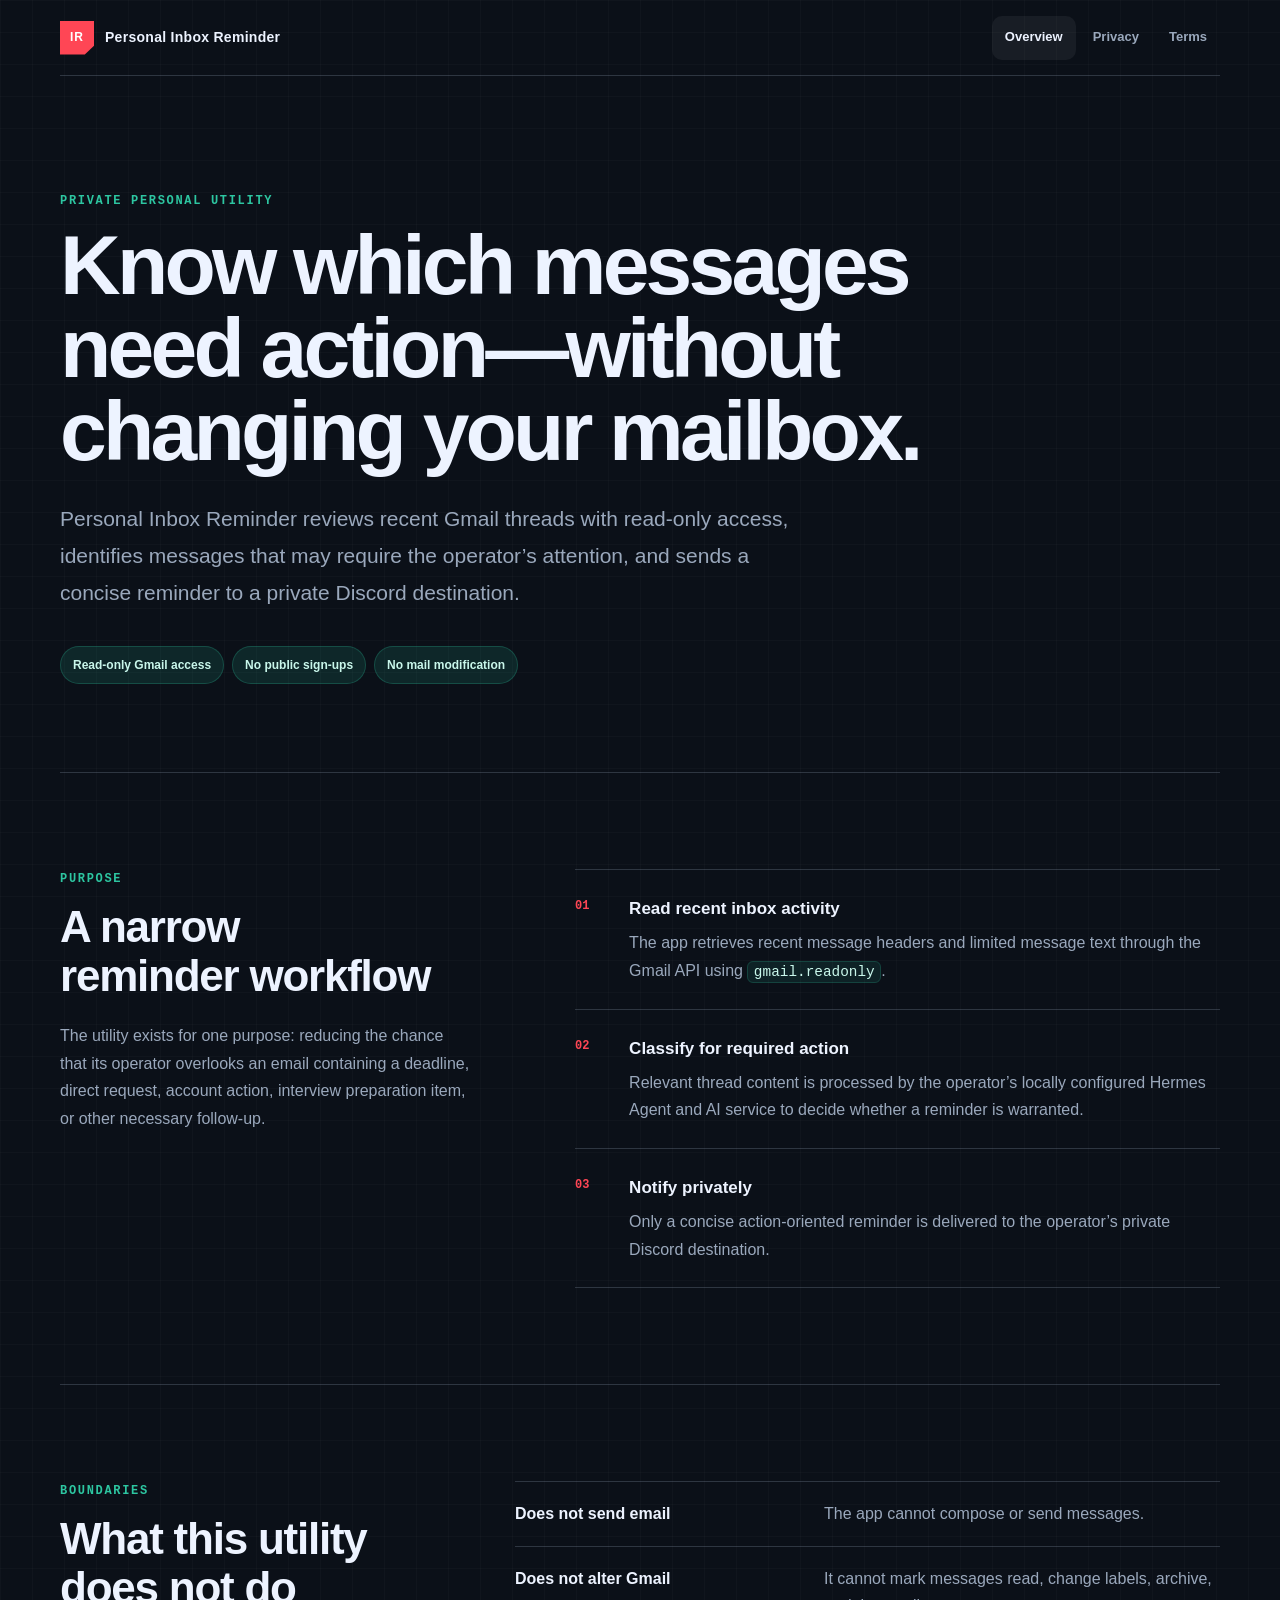
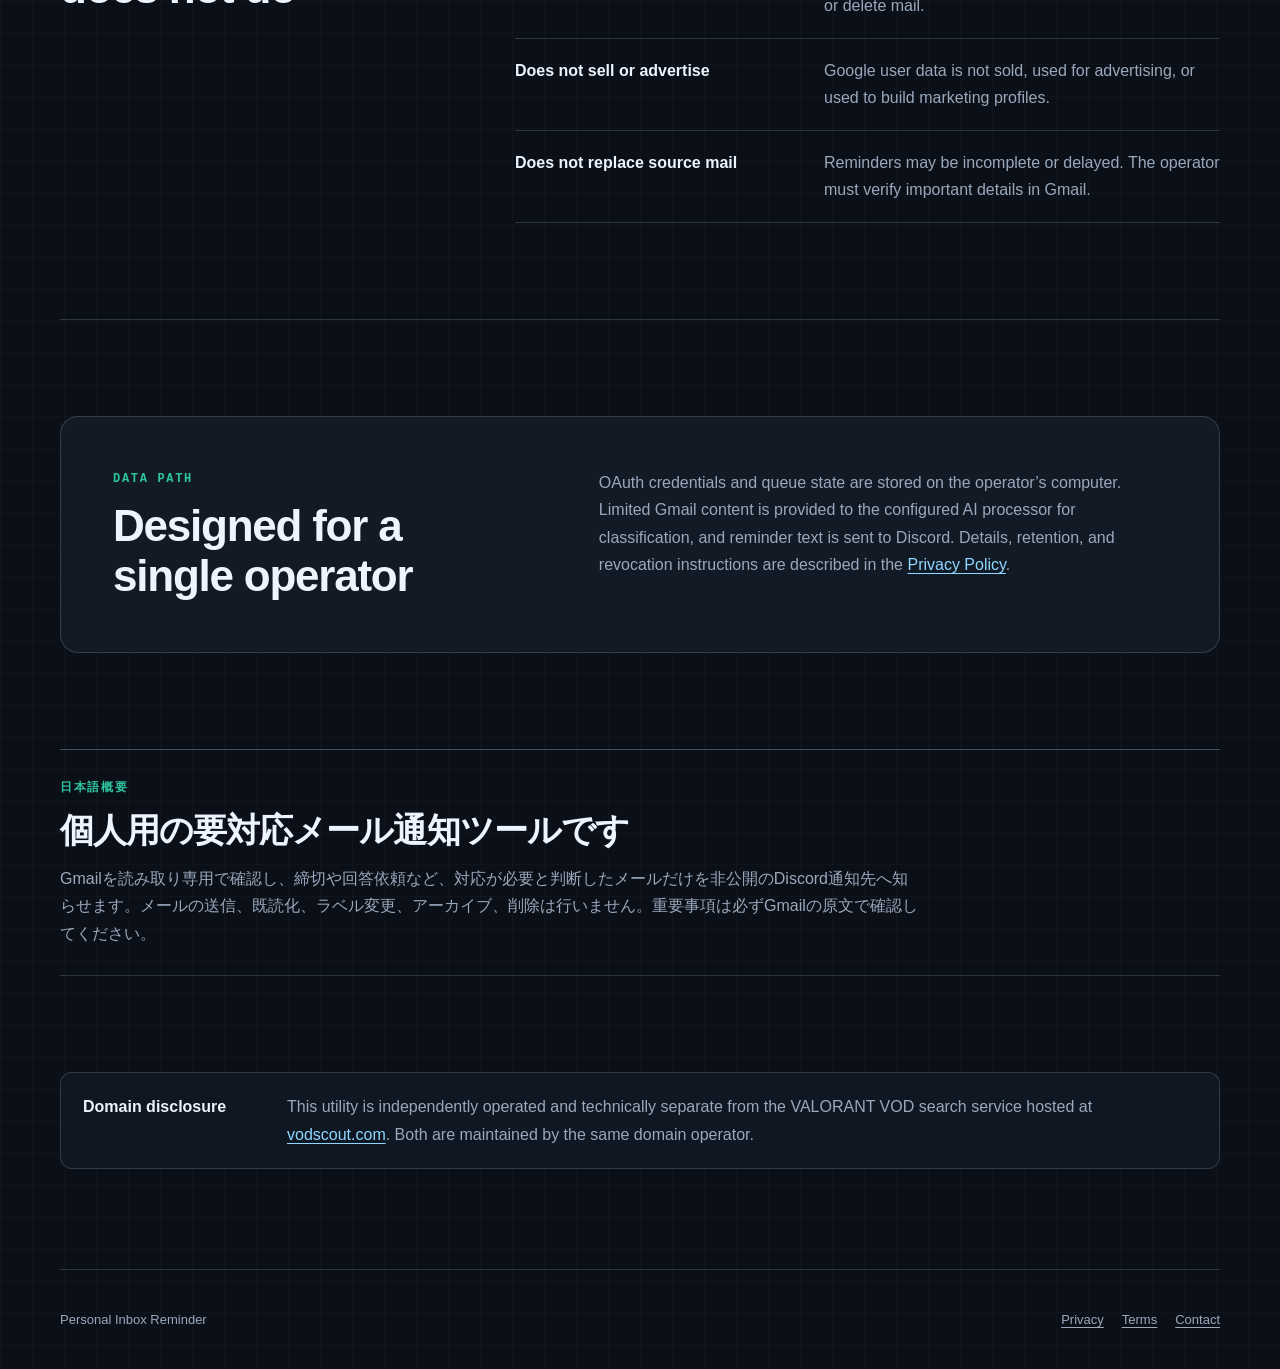
<file: index.html>
<!doctype html>
<html lang="en">
<head>
  <meta charset="utf-8">
  <meta name="viewport" content="width=device-width, initial-scale=1">
  <meta name="description" content="Personal Inbox Reminder is a private, read-only Gmail reminder utility that identifies messages requiring action and sends concise reminders to a private Discord destination.">
  <link rel="canonical" href="https://inbox-reminder.vodscout.com/">
  <link rel="stylesheet" href="/assets/site.css">
  <title>Personal Inbox Reminder</title>
</head>
<body>
  <a class="skip-link" href="#content">Skip to content</a>
  <header class="site-header">
    <a class="brand" href="/" aria-label="Personal Inbox Reminder home">
      <span class="brand-mark" aria-hidden="true">IR</span>
      <span>Personal Inbox Reminder</span>
    </a>
    <nav aria-label="Primary navigation">
      <a aria-current="page" href="/">Overview</a>
      <a href="/privacy/">Privacy</a>
      <a href="/terms/">Terms</a>
    </nav>
  </header>

  <main id="content" class="page-shell">
    <section class="intro">
      <p class="eyebrow">Private personal utility</p>
      <h1>Know which messages need action—without changing your mailbox.</h1>
      <p class="lede">Personal Inbox Reminder reviews recent Gmail threads with read-only access, identifies messages that may require the operator’s attention, and sends a concise reminder to a private Discord destination.</p>
      <div class="status-line" aria-label="Application boundaries">
        <span>Read-only Gmail access</span>
        <span>No public sign-ups</span>
        <span>No mail modification</span>
      </div>
    </section>

    <section class="content-grid" aria-labelledby="how-it-works">
      <div>
        <p class="section-label">Purpose</p>
        <h2 id="how-it-works">A narrow reminder workflow</h2>
        <p>The utility exists for one purpose: reducing the chance that its operator overlooks an email containing a deadline, direct request, account action, interview preparation item, or other necessary follow-up.</p>
      </div>
      <ol class="process-list">
        <li>
          <strong>Read recent inbox activity</strong>
          <span>The app retrieves recent message headers and limited message text through the Gmail API using <code>gmail.readonly</code>.</span>
        </li>
        <li>
          <strong>Classify for required action</strong>
          <span>Relevant thread content is processed by the operator’s locally configured Hermes Agent and AI service to decide whether a reminder is warranted.</span>
        </li>
        <li>
          <strong>Notify privately</strong>
          <span>Only a concise action-oriented reminder is delivered to the operator’s private Discord destination.</span>
        </li>
      </ol>
    </section>

    <section class="boundary-section" aria-labelledby="boundaries">
      <div class="boundary-heading">
        <p class="section-label">Boundaries</p>
        <h2 id="boundaries">What this utility does not do</h2>
      </div>
      <dl class="boundary-list">
        <div>
          <dt>Does not send email</dt>
          <dd>The app cannot compose or send messages.</dd>
        </div>
        <div>
          <dt>Does not alter Gmail</dt>
          <dd>It cannot mark messages read, change labels, archive, or delete mail.</dd>
        </div>
        <div>
          <dt>Does not sell or advertise</dt>
          <dd>Google user data is not sold, used for advertising, or used to build marketing profiles.</dd>
        </div>
        <div>
          <dt>Does not replace source mail</dt>
          <dd>Reminders may be incomplete or delayed. The operator must verify important details in Gmail.</dd>
        </div>
      </dl>
    </section>

    <section class="disclosure" aria-labelledby="data-path">
      <div>
        <p class="section-label">Data path</p>
        <h2 id="data-path">Designed for a single operator</h2>
      </div>
      <p>OAuth credentials and queue state are stored on the operator’s computer. Limited Gmail content is provided to the configured AI processor for classification, and reminder text is sent to Discord. Details, retention, and revocation instructions are described in the <a href="/privacy/">Privacy Policy</a>.</p>
    </section>

    <section class="language-note" lang="ja" aria-labelledby="japanese-summary">
      <p class="section-label">日本語概要</p>
      <h2 id="japanese-summary">個人用の要対応メール通知ツールです</h2>
      <p>Gmailを読み取り専用で確認し、締切や回答依頼など、対応が必要と判断したメールだけを非公開のDiscord通知先へ知らせます。メールの送信、既読化、ラベル変更、アーカイブ、削除は行いません。重要事項は必ずGmailの原文で確認してください。</p>
    </section>

    <aside class="domain-note">
      <strong>Domain disclosure</strong>
      <p>This utility is independently operated and technically separate from the VALORANT VOD search service hosted at <a href="https://vodscout.com/">vodscout.com</a>. Both are maintained by the same domain operator.</p>
    </aside>
  </main>

  <footer class="site-footer">
    <span>Personal Inbox Reminder</span>
    <span class="footer-links"><a href="/privacy/">Privacy</a><a href="/terms/">Terms</a><a href="mailto:valovodfinder@gmail.com">Contact</a></span>
  </footer>
</body>
</html>
</file>
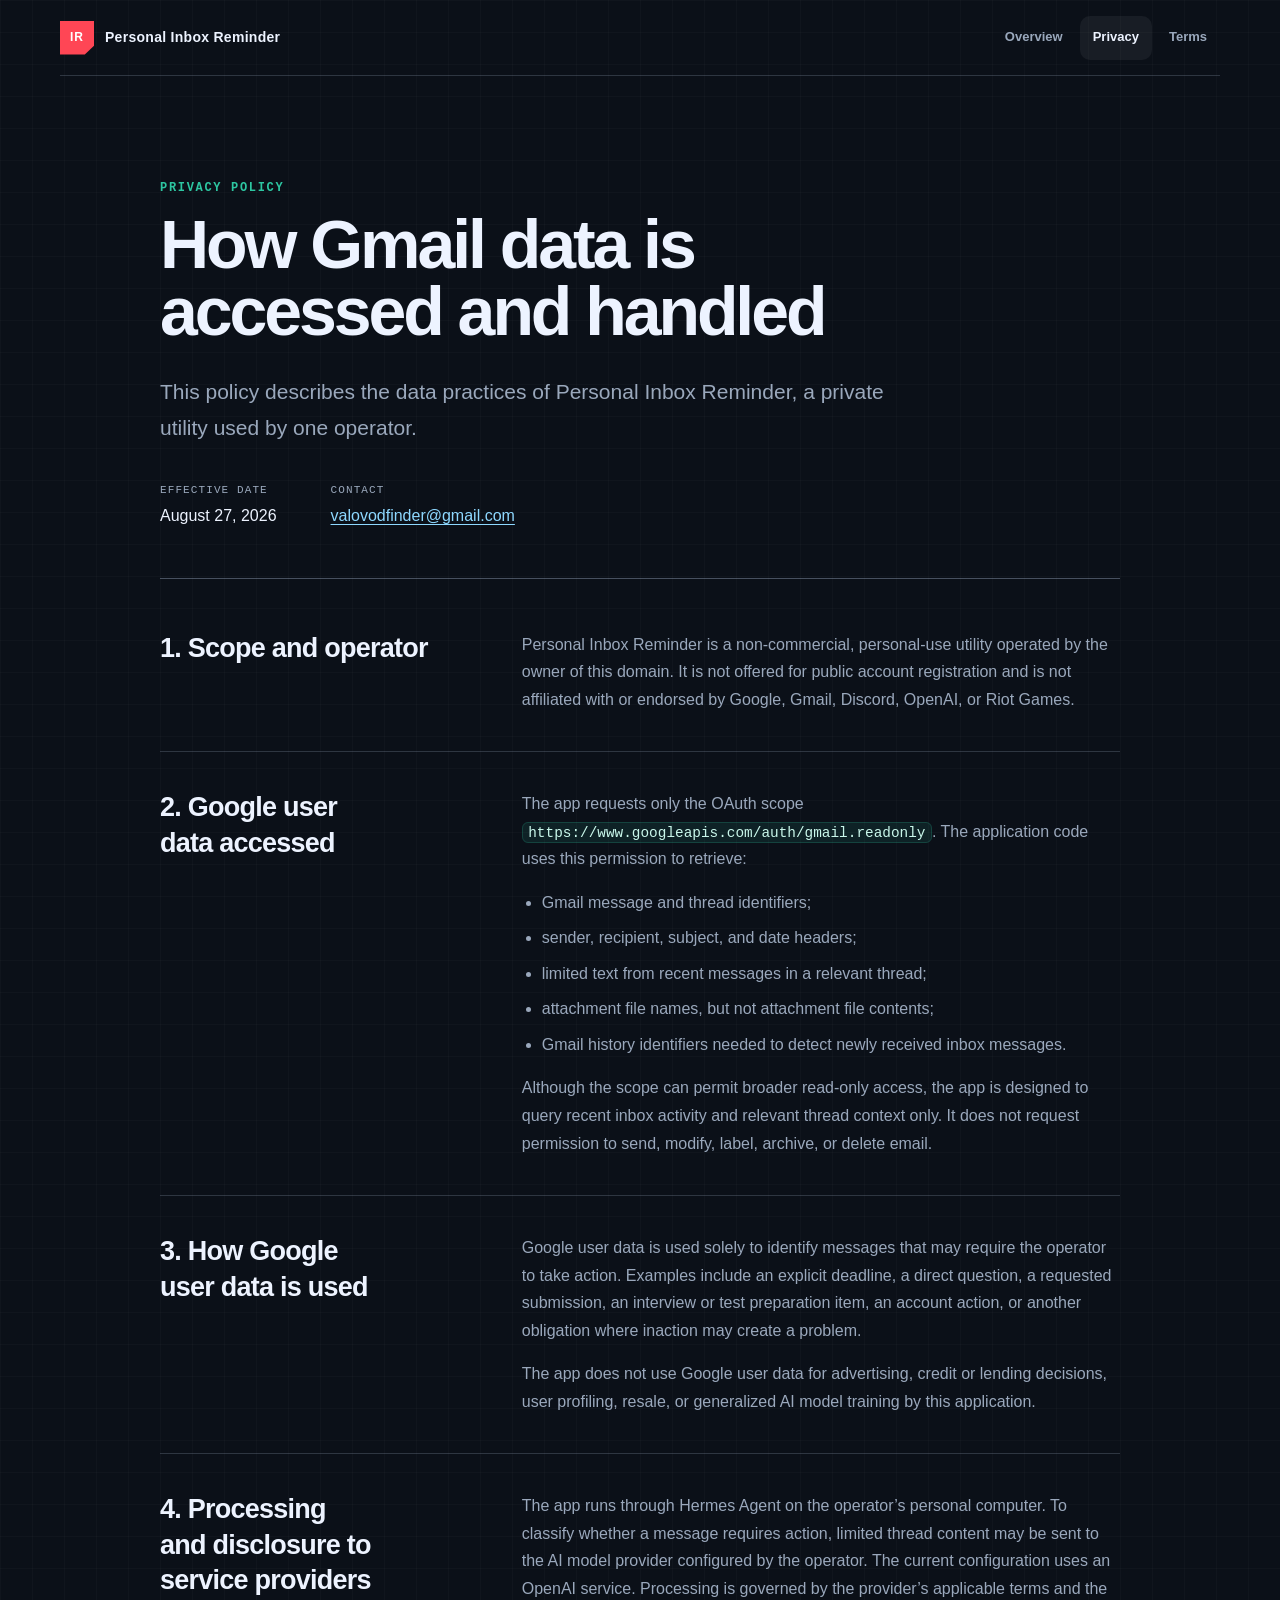
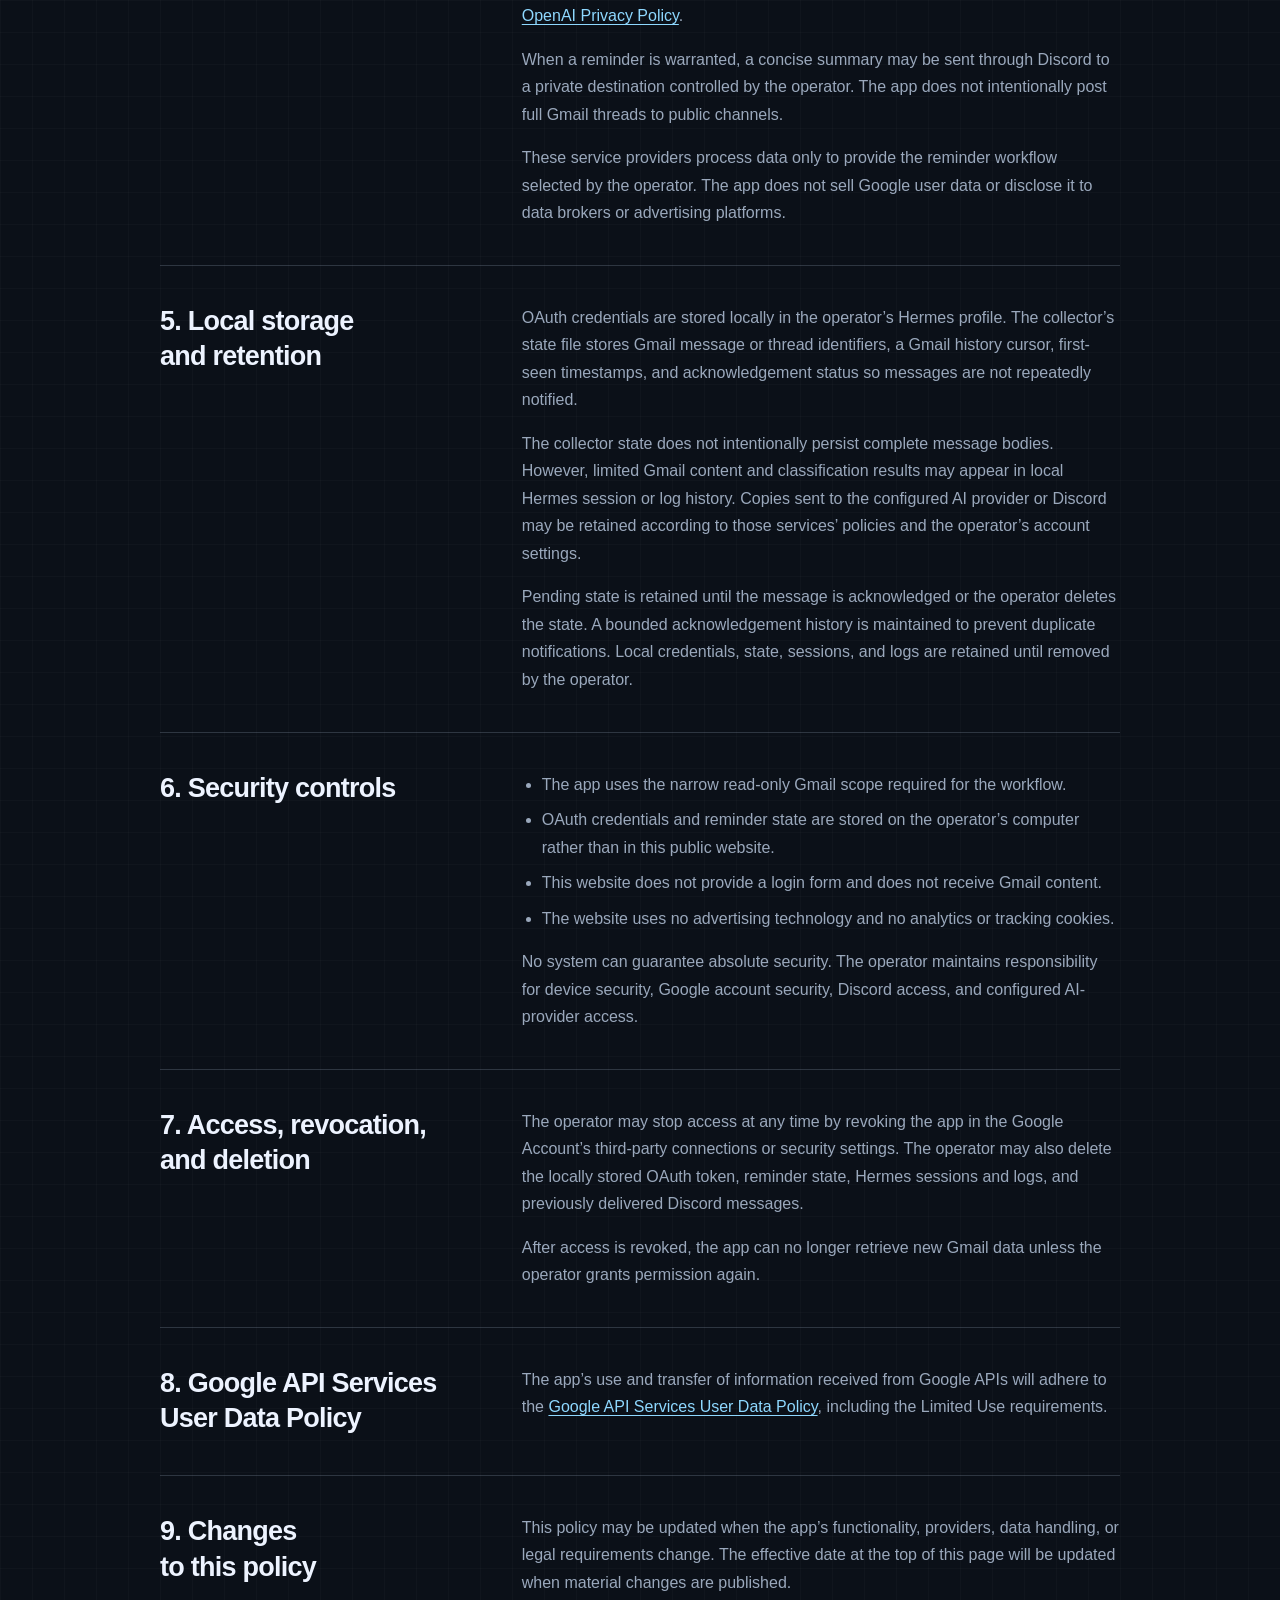
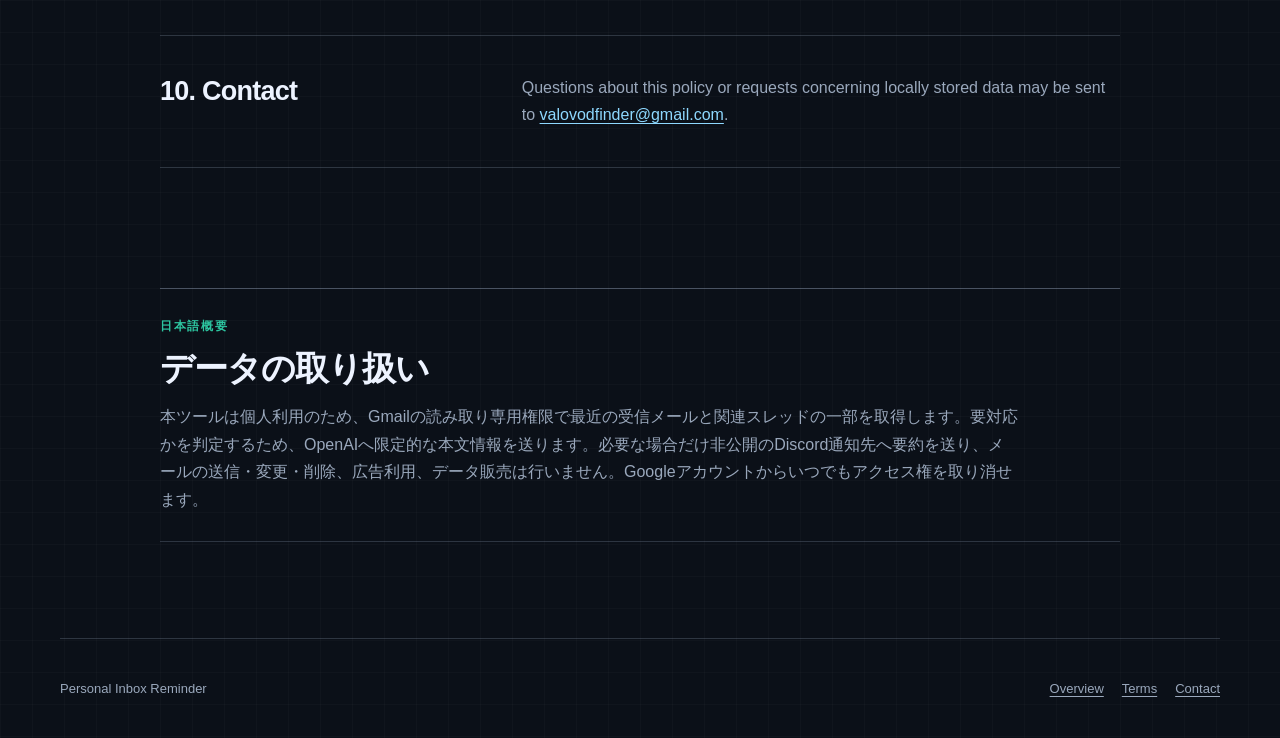
<file: privacy/index.html>
<!doctype html>
<html lang="en">
<head>
  <meta charset="utf-8">
  <meta name="viewport" content="width=device-width, initial-scale=1">
  <meta name="description" content="Privacy Policy for Personal Inbox Reminder, including Gmail data access, AI processing, Discord delivery, storage, retention, and revocation.">
  <link rel="canonical" href="https://inbox-reminder.vodscout.com/privacy/">
  <link rel="stylesheet" href="/assets/site.css">
  <title>Privacy Policy | Personal Inbox Reminder</title>
</head>
<body>
  <a class="skip-link" href="#content">Skip to content</a>
  <header class="site-header">
    <a class="brand" href="/" aria-label="Personal Inbox Reminder home">
      <span class="brand-mark" aria-hidden="true">IR</span>
      <span>Personal Inbox Reminder</span>
    </a>
    <nav aria-label="Primary navigation">
      <a href="/">Overview</a>
      <a aria-current="page" href="/privacy/">Privacy</a>
      <a href="/terms/">Terms</a>
    </nav>
  </header>

  <main id="content" class="document-shell">
    <header class="document-header">
      <p class="eyebrow">Privacy Policy</p>
      <h1>How Gmail data is accessed and handled</h1>
      <p class="lede">This policy describes the data practices of Personal Inbox Reminder, a private utility used by one operator.</p>
      <dl class="document-meta">
        <div><dt>Effective date</dt><dd>August 27, 2026</dd></div>
        <div><dt>Contact</dt><dd><a href="mailto:valovodfinder@gmail.com">valovodfinder@gmail.com</a></dd></div>
      </dl>
    </header>

    <article class="policy-content">
      <section id="scope">
        <h2>1. Scope and operator</h2>
        <p>Personal Inbox Reminder is a non-commercial, personal-use utility operated by the owner of this domain. It is not offered for public account registration and is not affiliated with or endorsed by Google, Gmail, Discord, OpenAI, or Riot Games.</p>
      </section>

      <section id="google-data">
        <h2>2. Google user data accessed</h2>
        <p>The app requests only the OAuth scope <code>https://www.googleapis.com/auth/gmail.readonly</code>. The application code uses this permission to retrieve:</p>
        <ul>
          <li>Gmail message and thread identifiers;</li>
          <li>sender, recipient, subject, and date headers;</li>
          <li>limited text from recent messages in a relevant thread;</li>
          <li>attachment file names, but not attachment file contents;</li>
          <li>Gmail history identifiers needed to detect newly received inbox messages.</li>
        </ul>
        <p>Although the scope can permit broader read-only access, the app is designed to query recent inbox activity and relevant thread context only. It does not request permission to send, modify, label, archive, or delete email.</p>
      </section>

      <section id="use">
        <h2>3. How Google user data is used</h2>
        <p>Google user data is used solely to identify messages that may require the operator to take action. Examples include an explicit deadline, a direct question, a requested submission, an interview or test preparation item, an account action, or another obligation where inaction may create a problem.</p>
        <p>The app does not use Google user data for advertising, credit or lending decisions, user profiling, resale, or generalized AI model training by this application.</p>
      </section>

      <section id="processing">
        <h2>4. Processing and disclosure to service providers</h2>
        <p>The app runs through Hermes Agent on the operator’s personal computer. To classify whether a message requires action, limited thread content may be sent to the AI model provider configured by the operator. The current configuration uses an OpenAI service. Processing is governed by the provider’s applicable terms and the <a href="https://openai.com/policies/privacy-policy/" rel="noreferrer">OpenAI Privacy Policy</a>.</p>
        <p>When a reminder is warranted, a concise summary may be sent through Discord to a private destination controlled by the operator. The app does not intentionally post full Gmail threads to public channels.</p>
        <p>These service providers process data only to provide the reminder workflow selected by the operator. The app does not sell Google user data or disclose it to data brokers or advertising platforms.</p>
      </section>

      <section id="storage">
        <h2>5. Local storage and retention</h2>
        <p>OAuth credentials are stored locally in the operator’s Hermes profile. The collector’s state file stores Gmail message or thread identifiers, a Gmail history cursor, first-seen timestamps, and acknowledgement status so messages are not repeatedly notified.</p>
        <p>The collector state does not intentionally persist complete message bodies. However, limited Gmail content and classification results may appear in local Hermes session or log history. Copies sent to the configured AI provider or Discord may be retained according to those services’ policies and the operator’s account settings.</p>
        <p>Pending state is retained until the message is acknowledged or the operator deletes the state. A bounded acknowledgement history is maintained to prevent duplicate notifications. Local credentials, state, sessions, and logs are retained until removed by the operator.</p>
      </section>

      <section id="security">
        <h2>6. Security controls</h2>
        <ul>
          <li>The app uses the narrow read-only Gmail scope required for the workflow.</li>
          <li>OAuth credentials and reminder state are stored on the operator’s computer rather than in this public website.</li>
          <li>This website does not provide a login form and does not receive Gmail content.</li>
          <li>The website uses no advertising technology and no analytics or tracking cookies.</li>
        </ul>
        <p>No system can guarantee absolute security. The operator maintains responsibility for device security, Google account security, Discord access, and configured AI-provider access.</p>
      </section>

      <section id="control">
        <h2>7. Access, revocation, and deletion</h2>
        <p>The operator may stop access at any time by revoking the app in the Google Account’s third-party connections or security settings. The operator may also delete the locally stored OAuth token, reminder state, Hermes sessions and logs, and previously delivered Discord messages.</p>
        <p>After access is revoked, the app can no longer retrieve new Gmail data unless the operator grants permission again.</p>
      </section>

      <section id="limited-use">
        <h2>8. Google API Services User Data Policy</h2>
        <p>The app’s use and transfer of information received from Google APIs will adhere to the <a href="https://developers.google.com/terms/api-services-user-data-policy" rel="noreferrer">Google API Services User Data Policy</a>, including the Limited Use requirements.</p>
      </section>

      <section id="changes">
        <h2>9. Changes to this policy</h2>
        <p>This policy may be updated when the app’s functionality, providers, data handling, or legal requirements change. The effective date at the top of this page will be updated when material changes are published.</p>
      </section>

      <section id="contact">
        <h2>10. Contact</h2>
        <p>Questions about this policy or requests concerning locally stored data may be sent to <a href="mailto:valovodfinder@gmail.com">valovodfinder@gmail.com</a>.</p>
      </section>
    </article>

    <section class="language-note" lang="ja" aria-labelledby="japanese-privacy-summary">
      <p class="section-label">日本語概要</p>
      <h2 id="japanese-privacy-summary">データの取り扱い</h2>
      <p>本ツールは個人利用のため、Gmailの読み取り専用権限で最近の受信メールと関連スレッドの一部を取得します。要対応かを判定するため、OpenAIへ限定的な本文情報を送ります。必要な場合だけ非公開のDiscord通知先へ要約を送り、メールの送信・変更・削除、広告利用、データ販売は行いません。Googleアカウントからいつでもアクセス権を取り消せます。</p>
    </section>
  </main>

  <footer class="site-footer">
    <span>Personal Inbox Reminder</span>
    <span class="footer-links"><a href="/">Overview</a><a href="/terms/">Terms</a><a href="mailto:valovodfinder@gmail.com">Contact</a></span>
  </footer>
</body>
</html>
</file>
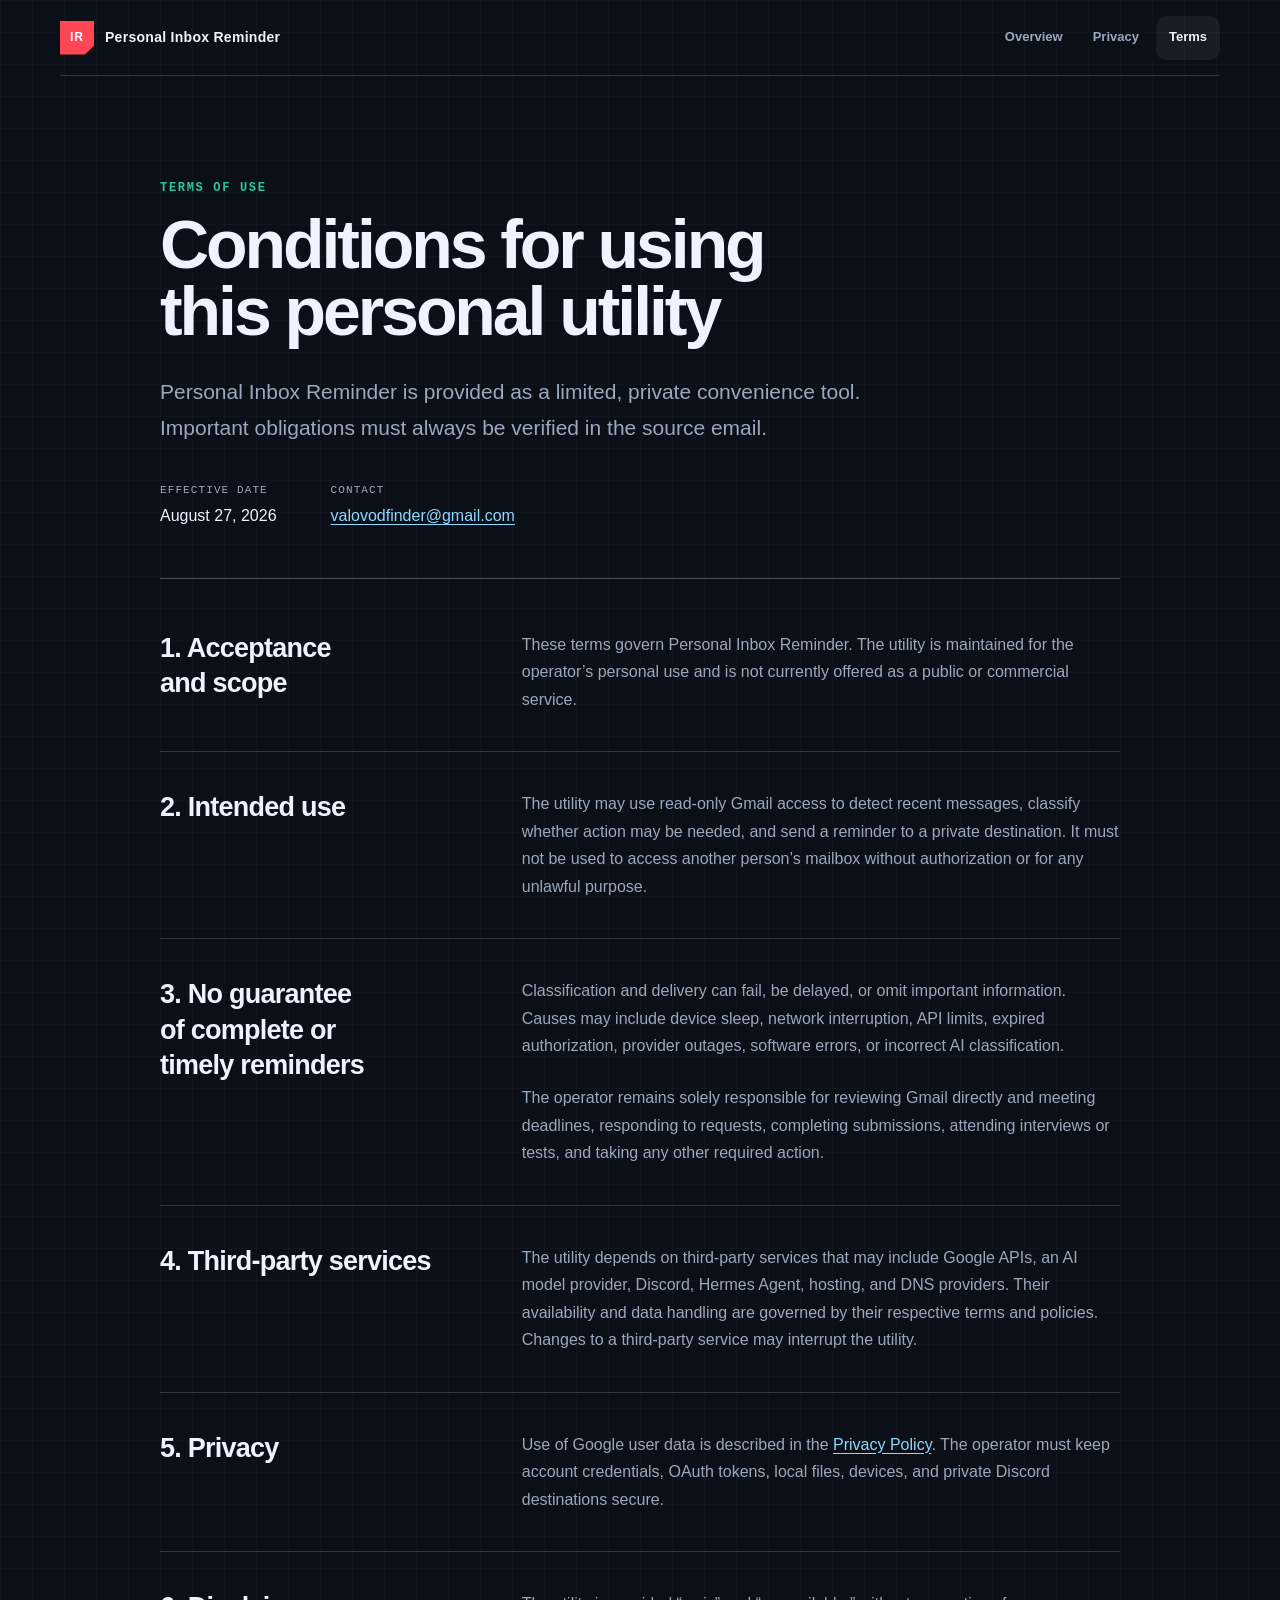
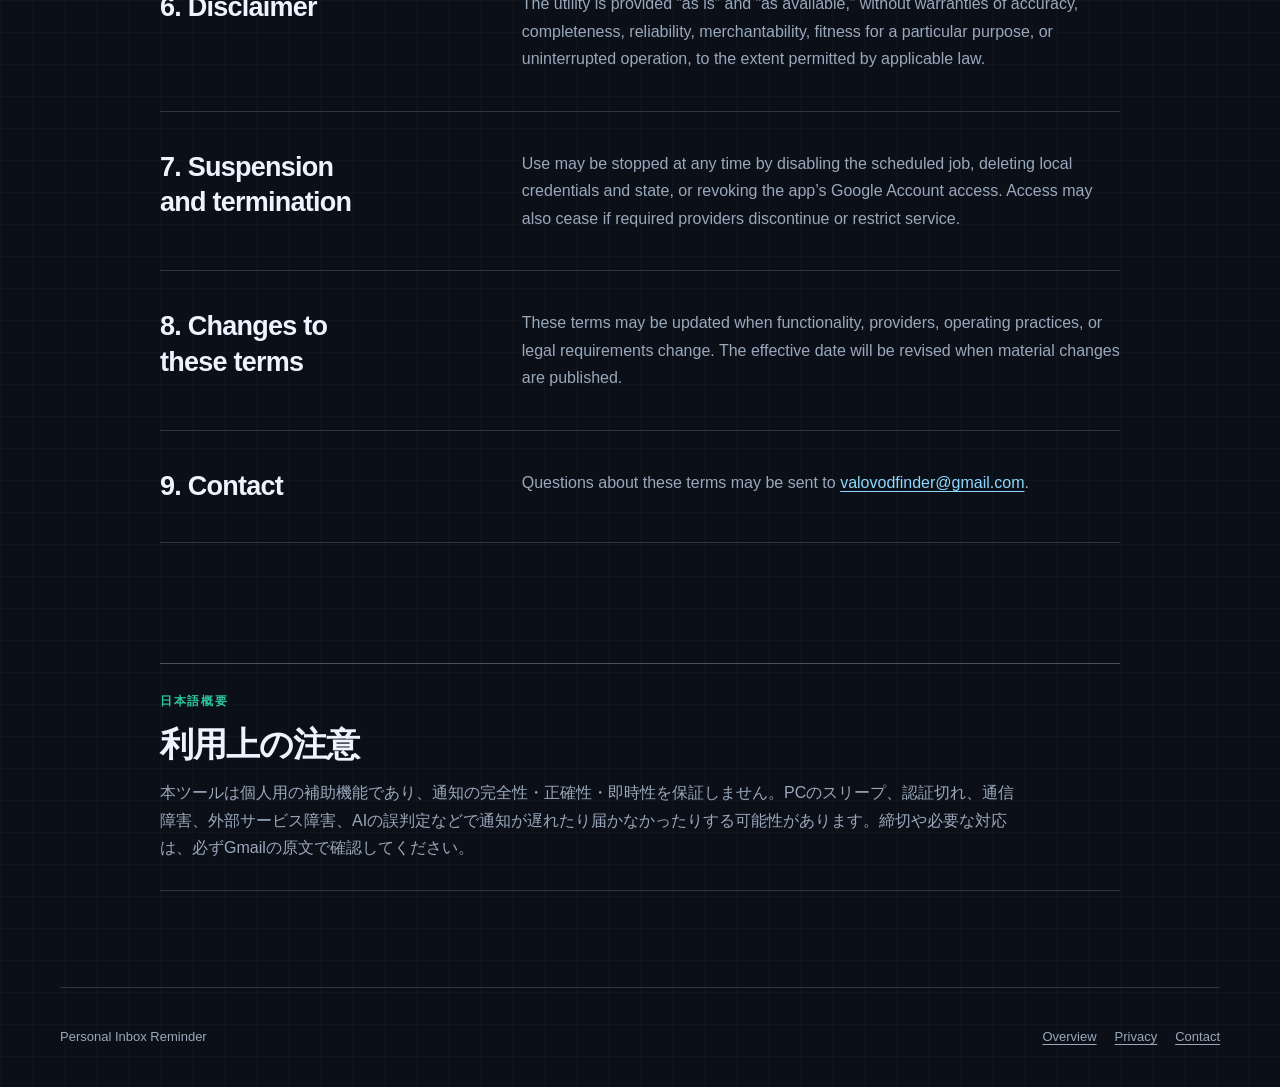
<file: terms/index.html>
<!doctype html>
<html lang="en">
<head>
  <meta charset="utf-8">
  <meta name="viewport" content="width=device-width, initial-scale=1">
  <meta name="description" content="Terms of Use for Personal Inbox Reminder, a private, personal-use Gmail reminder utility.">
  <link rel="canonical" href="https://inbox-reminder.vodscout.com/terms/">
  <link rel="stylesheet" href="/assets/site.css">
  <title>Terms of Use | Personal Inbox Reminder</title>
</head>
<body>
  <a class="skip-link" href="#content">Skip to content</a>
  <header class="site-header">
    <a class="brand" href="/" aria-label="Personal Inbox Reminder home">
      <span class="brand-mark" aria-hidden="true">IR</span>
      <span>Personal Inbox Reminder</span>
    </a>
    <nav aria-label="Primary navigation">
      <a href="/">Overview</a>
      <a href="/privacy/">Privacy</a>
      <a aria-current="page" href="/terms/">Terms</a>
    </nav>
  </header>

  <main id="content" class="document-shell">
    <header class="document-header">
      <p class="eyebrow">Terms of Use</p>
      <h1>Conditions for using this personal utility</h1>
      <p class="lede">Personal Inbox Reminder is provided as a limited, private convenience tool. Important obligations must always be verified in the source email.</p>
      <dl class="document-meta">
        <div><dt>Effective date</dt><dd>August 27, 2026</dd></div>
        <div><dt>Contact</dt><dd><a href="mailto:valovodfinder@gmail.com">valovodfinder@gmail.com</a></dd></div>
      </dl>
    </header>

    <article class="policy-content">
      <section>
        <h2>1. Acceptance and scope</h2>
        <p>These terms govern Personal Inbox Reminder. The utility is maintained for the operator’s personal use and is not currently offered as a public or commercial service.</p>
      </section>

      <section>
        <h2>2. Intended use</h2>
        <p>The utility may use read-only Gmail access to detect recent messages, classify whether action may be needed, and send a reminder to a private destination. It must not be used to access another person’s mailbox without authorization or for any unlawful purpose.</p>
      </section>

      <section>
        <h2>3. No guarantee of complete or timely reminders</h2>
        <p>Classification and delivery can fail, be delayed, or omit important information. Causes may include device sleep, network interruption, API limits, expired authorization, provider outages, software errors, or incorrect AI classification.</p>
        <p>The operator remains solely responsible for reviewing Gmail directly and meeting deadlines, responding to requests, completing submissions, attending interviews or tests, and taking any other required action.</p>
      </section>

      <section>
        <h2>4. Third-party services</h2>
        <p>The utility depends on third-party services that may include Google APIs, an AI model provider, Discord, Hermes Agent, hosting, and DNS providers. Their availability and data handling are governed by their respective terms and policies. Changes to a third-party service may interrupt the utility.</p>
      </section>

      <section>
        <h2>5. Privacy</h2>
        <p>Use of Google user data is described in the <a href="/privacy/">Privacy Policy</a>. The operator must keep account credentials, OAuth tokens, local files, devices, and private Discord destinations secure.</p>
      </section>

      <section>
        <h2>6. Disclaimer</h2>
        <p>The utility is provided “as is” and “as available,” without warranties of accuracy, completeness, reliability, merchantability, fitness for a particular purpose, or uninterrupted operation, to the extent permitted by applicable law.</p>
      </section>

      <section>
        <h2>7. Suspension and termination</h2>
        <p>Use may be stopped at any time by disabling the scheduled job, deleting local credentials and state, or revoking the app’s Google Account access. Access may also cease if required providers discontinue or restrict service.</p>
      </section>

      <section>
        <h2>8. Changes to these terms</h2>
        <p>These terms may be updated when functionality, providers, operating practices, or legal requirements change. The effective date will be revised when material changes are published.</p>
      </section>

      <section>
        <h2>9. Contact</h2>
        <p>Questions about these terms may be sent to <a href="mailto:valovodfinder@gmail.com">valovodfinder@gmail.com</a>.</p>
      </section>
    </article>

    <section class="language-note" lang="ja" aria-labelledby="japanese-terms-summary">
      <p class="section-label">日本語概要</p>
      <h2 id="japanese-terms-summary">利用上の注意</h2>
      <p>本ツールは個人用の補助機能であり、通知の完全性・正確性・即時性を保証しません。PCのスリープ、認証切れ、通信障害、外部サービス障害、AIの誤判定などで通知が遅れたり届かなかったりする可能性があります。締切や必要な対応は、必ずGmailの原文で確認してください。</p>
    </section>
  </main>

  <footer class="site-footer">
    <span>Personal Inbox Reminder</span>
    <span class="footer-links"><a href="/">Overview</a><a href="/privacy/">Privacy</a><a href="mailto:valovodfinder@gmail.com">Contact</a></span>
  </footer>
</body>
</html>
</file>
<file: assets/site.css>
:root {
  color-scheme: dark;
  --bg: #0b1018;
  --surface: #121a26;
  --surface-soft: #0f1722;
  --ink: #edf3ff;
  --muted: #9aa8bc;
  --line: rgba(169, 185, 210, 0.22);
  --line-strong: rgba(169, 185, 210, 0.38);
  --accent: #ff4655;
  --accent-soft: rgba(255, 70, 85, 0.13);
  --signal: #2dc6a1;
  --signal-soft: rgba(45, 198, 161, 0.13);
  --link: #8ed8ff;
  --radius: 18px;
  --font: "Yu Gothic UI", "Yu Gothic", Meiryo, "Hiragino Sans", "Noto Sans JP", Arial, sans-serif;
  --mono: "Cascadia Code", "SFMono-Regular", Consolas, monospace;
}

* { box-sizing: border-box; }

html { scroll-behavior: smooth; }

body {
  margin: 0;
  min-height: 100vh;
  color: var(--ink);
  background:
    linear-gradient(rgba(255, 255, 255, 0.018) 1px, transparent 1px),
    linear-gradient(90deg, rgba(255, 255, 255, 0.018) 1px, transparent 1px),
    var(--bg);
  background-size: 32px 32px;
  font-family: var(--font);
  line-height: 1.72;
  text-rendering: optimizeLegibility;
}

a { color: var(--link); text-underline-offset: 0.2em; }
a:hover { text-decoration-thickness: 2px; }
a:focus-visible, summary:focus-visible {
  outline: 3px solid var(--link);
  outline-offset: 4px;
  border-radius: 4px;
}

code {
  padding: 0.12em 0.38em;
  color: #c9f7eb;
  background: rgba(45, 198, 161, 0.1);
  border: 1px solid rgba(45, 198, 161, 0.2);
  border-radius: 6px;
  font-family: var(--mono);
  font-size: 0.9em;
  overflow-wrap: anywhere;
}

.skip-link {
  position: fixed;
  left: 16px;
  top: 12px;
  z-index: 100;
  padding: 10px 14px;
  color: #081018;
  background: var(--link);
  transform: translateY(-160%);
  transition: transform 120ms ease;
}
.skip-link:focus { transform: translateY(0); }

.site-header {
  width: min(1160px, calc(100% - 32px));
  margin: 0 auto;
  min-height: 76px;
  display: flex;
  align-items: center;
  justify-content: space-between;
  gap: 20px;
  border-bottom: 1px solid var(--line);
}

.brand {
  display: inline-flex;
  align-items: center;
  gap: 11px;
  color: var(--ink);
  font-size: 14px;
  font-weight: 700;
  letter-spacing: 0.02em;
  text-decoration: none;
}

.brand-mark {
  width: 34px;
  height: 34px;
  display: inline-grid;
  place-items: center;
  color: #fff;
  background: var(--accent);
  clip-path: polygon(0 0, 100% 0, 100% 74%, 73% 100%, 0 100%);
  font-size: 12px;
  letter-spacing: 0.08em;
}

nav { display: flex; align-items: center; gap: 4px; }
nav a {
  min-height: 44px;
  display: inline-flex;
  align-items: center;
  padding: 0 13px;
  color: var(--muted);
  border-radius: 10px;
  font-size: 13px;
  font-weight: 700;
  text-decoration: none;
}
nav a:hover, nav a[aria-current="page"] {
  color: var(--ink);
  background: rgba(255, 255, 255, 0.055);
}

.page-shell, .document-shell {
  width: min(1160px, calc(100% - 32px));
  margin: 0 auto;
}

.intro {
  padding: clamp(68px, 9vw, 124px) 0 clamp(48px, 7vw, 88px);
  border-bottom: 1px solid var(--line);
}

.eyebrow, .section-label {
  margin: 0 0 12px;
  color: var(--signal);
  font-family: var(--mono);
  font-size: 12px;
  font-weight: 700;
  letter-spacing: 0.14em;
  text-transform: uppercase;
}

h1, h2, h3 { text-wrap: balance; }
h1 {
  max-width: 960px;
  margin: 0;
  font-size: clamp(42px, 7vw, 84px);
  line-height: 0.99;
  letter-spacing: -0.045em;
}

h2 {
  margin: 0;
  font-size: clamp(28px, 4vw, 44px);
  line-height: 1.12;
  letter-spacing: -0.028em;
}

.lede {
  max-width: 760px;
  margin: 28px 0 0;
  color: var(--muted);
  font-size: clamp(17px, 2vw, 21px);
  line-height: 1.75;
  text-wrap: pretty;
}

.status-line {
  margin-top: 34px;
  display: flex;
  flex-wrap: wrap;
  gap: 8px;
}
.status-line span {
  padding: 8px 12px;
  color: #c9f7eb;
  background: var(--signal-soft);
  border: 1px solid rgba(45, 198, 161, 0.24);
  border-radius: 999px;
  font-size: 12px;
  font-weight: 700;
}

.content-grid {
  padding: clamp(56px, 8vw, 96px) 0;
  display: grid;
  grid-template-columns: minmax(240px, 0.8fr) minmax(0, 1.25fr);
  gap: clamp(40px, 8vw, 112px);
  border-bottom: 1px solid var(--line);
}
.content-grid > div > p:last-child {
  margin: 22px 0 0;
  color: var(--muted);
}

.process-list {
  margin: 0;
  padding: 0;
  list-style: none;
  counter-reset: process;
  border-top: 1px solid var(--line);
}
.process-list li {
  counter-increment: process;
  position: relative;
  padding: 24px 0 24px 54px;
  display: grid;
  gap: 6px;
  border-bottom: 1px solid var(--line);
}
.process-list li::before {
  content: "0" counter(process);
  position: absolute;
  left: 0;
  top: 26px;
  color: var(--accent);
  font-family: var(--mono);
  font-size: 12px;
  font-weight: 700;
}
.process-list strong { font-size: 17px; }
.process-list span { color: var(--muted); }

.boundary-section {
  padding: clamp(56px, 8vw, 96px) 0;
  display: grid;
  grid-template-columns: minmax(240px, 0.75fr) minmax(0, 1.5fr);
  gap: clamp(40px, 8vw, 112px);
  border-bottom: 1px solid var(--line);
}
.boundary-list { margin: 0; }
.boundary-list > div {
  padding: 18px 0;
  display: grid;
  grid-template-columns: minmax(150px, 0.72fr) minmax(0, 1fr);
  gap: 24px;
  border-top: 1px solid var(--line);
}
.boundary-list > div:last-child { border-bottom: 1px solid var(--line); }
.boundary-list dt { font-weight: 700; }
.boundary-list dd { margin: 0; color: var(--muted); }

.disclosure {
  margin: clamp(56px, 8vw, 96px) 0;
  padding: clamp(28px, 5vw, 52px);
  display: grid;
  grid-template-columns: minmax(220px, 0.72fr) minmax(0, 1fr);
  gap: clamp(28px, 6vw, 80px);
  background: var(--surface);
  border: 1px solid var(--line);
  border-radius: var(--radius);
}
.disclosure p:last-child { margin: 0; color: var(--muted); }

.language-note {
  margin: clamp(56px, 8vw, 96px) 0;
  padding: 28px 0;
  border-top: 1px solid var(--line-strong);
  border-bottom: 1px solid var(--line);
}
.language-note h2 { font-size: clamp(24px, 3.2vw, 34px); }
.language-note p:last-child { max-width: 860px; margin-bottom: 0; color: var(--muted); }

.domain-note {
  margin: 0 0 clamp(60px, 8vw, 100px);
  padding: 20px 22px;
  display: grid;
  grid-template-columns: 180px minmax(0, 1fr);
  gap: 24px;
  background: var(--surface-soft);
  border: 1px solid var(--line);
  border-radius: 12px;
}
.domain-note p { margin: 0; color: var(--muted); }

.document-shell { max-width: 960px; }
.document-header {
  padding: clamp(64px, 8vw, 104px) 0 48px;
  border-bottom: 1px solid var(--line-strong);
}
.document-header h1 { max-width: 880px; font-size: clamp(40px, 6vw, 68px); }
.document-meta {
  margin: 34px 0 0;
  display: flex;
  flex-wrap: wrap;
  gap: 28px 54px;
}
.document-meta div { display: grid; gap: 2px; }
.document-meta dt {
  color: var(--muted);
  font-family: var(--mono);
  font-size: 11px;
  letter-spacing: 0.1em;
  text-transform: uppercase;
}
.document-meta dd { margin: 0; }

.policy-content { padding: 14px 0 24px; }
.policy-content section {
  padding: 38px 0;
  display: grid;
  grid-template-columns: minmax(220px, 0.65fr) minmax(0, 1.4fr);
  column-gap: clamp(34px, 7vw, 84px);
  border-bottom: 1px solid var(--line);
}
.policy-content h2 {
  grid-column: 1;
  font-size: clamp(20px, 2.5vw, 27px);
  line-height: 1.32;
}
.policy-content p, .policy-content ul { grid-column: 2; }
.policy-content p { margin: 0 0 16px; color: var(--muted); }
.policy-content p:last-child { margin-bottom: 0; }
.policy-content ul { margin: 0 0 16px; padding-left: 1.25em; color: var(--muted); }
.policy-content li + li { margin-top: 8px; }

.site-footer {
  width: min(1160px, calc(100% - 32px));
  margin: 0 auto;
  min-height: 100px;
  display: flex;
  align-items: center;
  justify-content: space-between;
  gap: 24px;
  color: var(--muted);
  border-top: 1px solid var(--line);
  font-size: 13px;
}
.footer-links { display: flex; flex-wrap: wrap; gap: 18px; }
.footer-links a { color: var(--muted); }

@media (max-width: 760px) {
  .site-header { min-height: auto; padding: 14px 0; align-items: flex-start; }
  .brand > span:last-child { max-width: 130px; line-height: 1.25; }
  nav { gap: 0; }
  nav a { padding: 0 9px; font-size: 12px; }
  h1 { font-size: clamp(38px, 13vw, 58px); }
  .content-grid, .boundary-section, .disclosure, .policy-content section {
    grid-template-columns: 1fr;
  }
  .content-grid, .boundary-section { gap: 36px; }
  .disclosure { gap: 24px; }
  .boundary-list > div { grid-template-columns: 1fr; gap: 6px; }
  .domain-note { grid-template-columns: 1fr; gap: 6px; }
  .policy-content h2, .policy-content p, .policy-content ul { grid-column: 1; }
  .policy-content h2 { margin-bottom: 18px; }
  .site-footer { padding: 28px 0; align-items: flex-start; flex-direction: column; }
}

@media (max-width: 480px) {
  .site-header { display: grid; }
  nav { width: 100%; justify-content: space-between; border-top: 1px solid var(--line); padding-top: 8px; }
  nav a { flex: 1; justify-content: center; }
  .page-shell, .document-shell, .site-header, .site-footer { width: min(100% - 24px, 1160px); }
}

@media (prefers-reduced-motion: reduce) {
  html { scroll-behavior: auto; }
  *, *::before, *::after { transition-duration: 0.01ms !important; }
}
</file>
